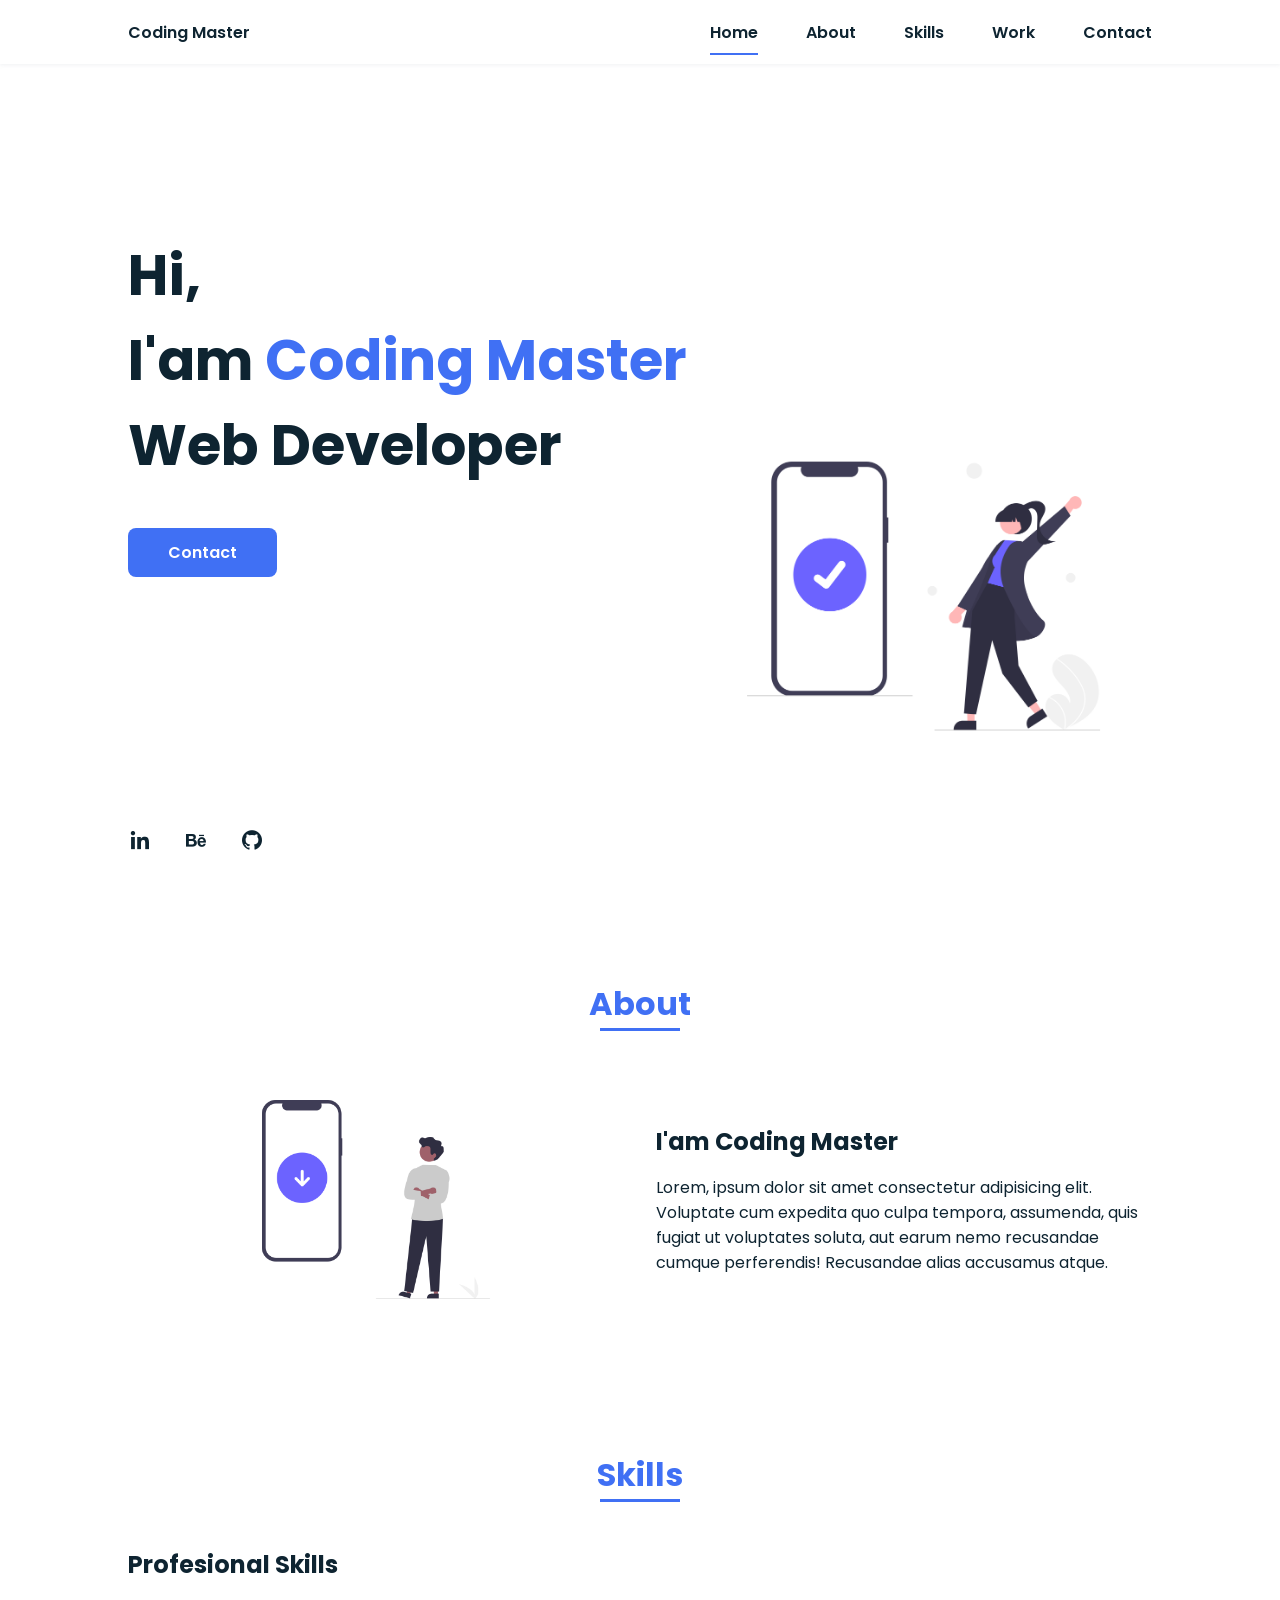
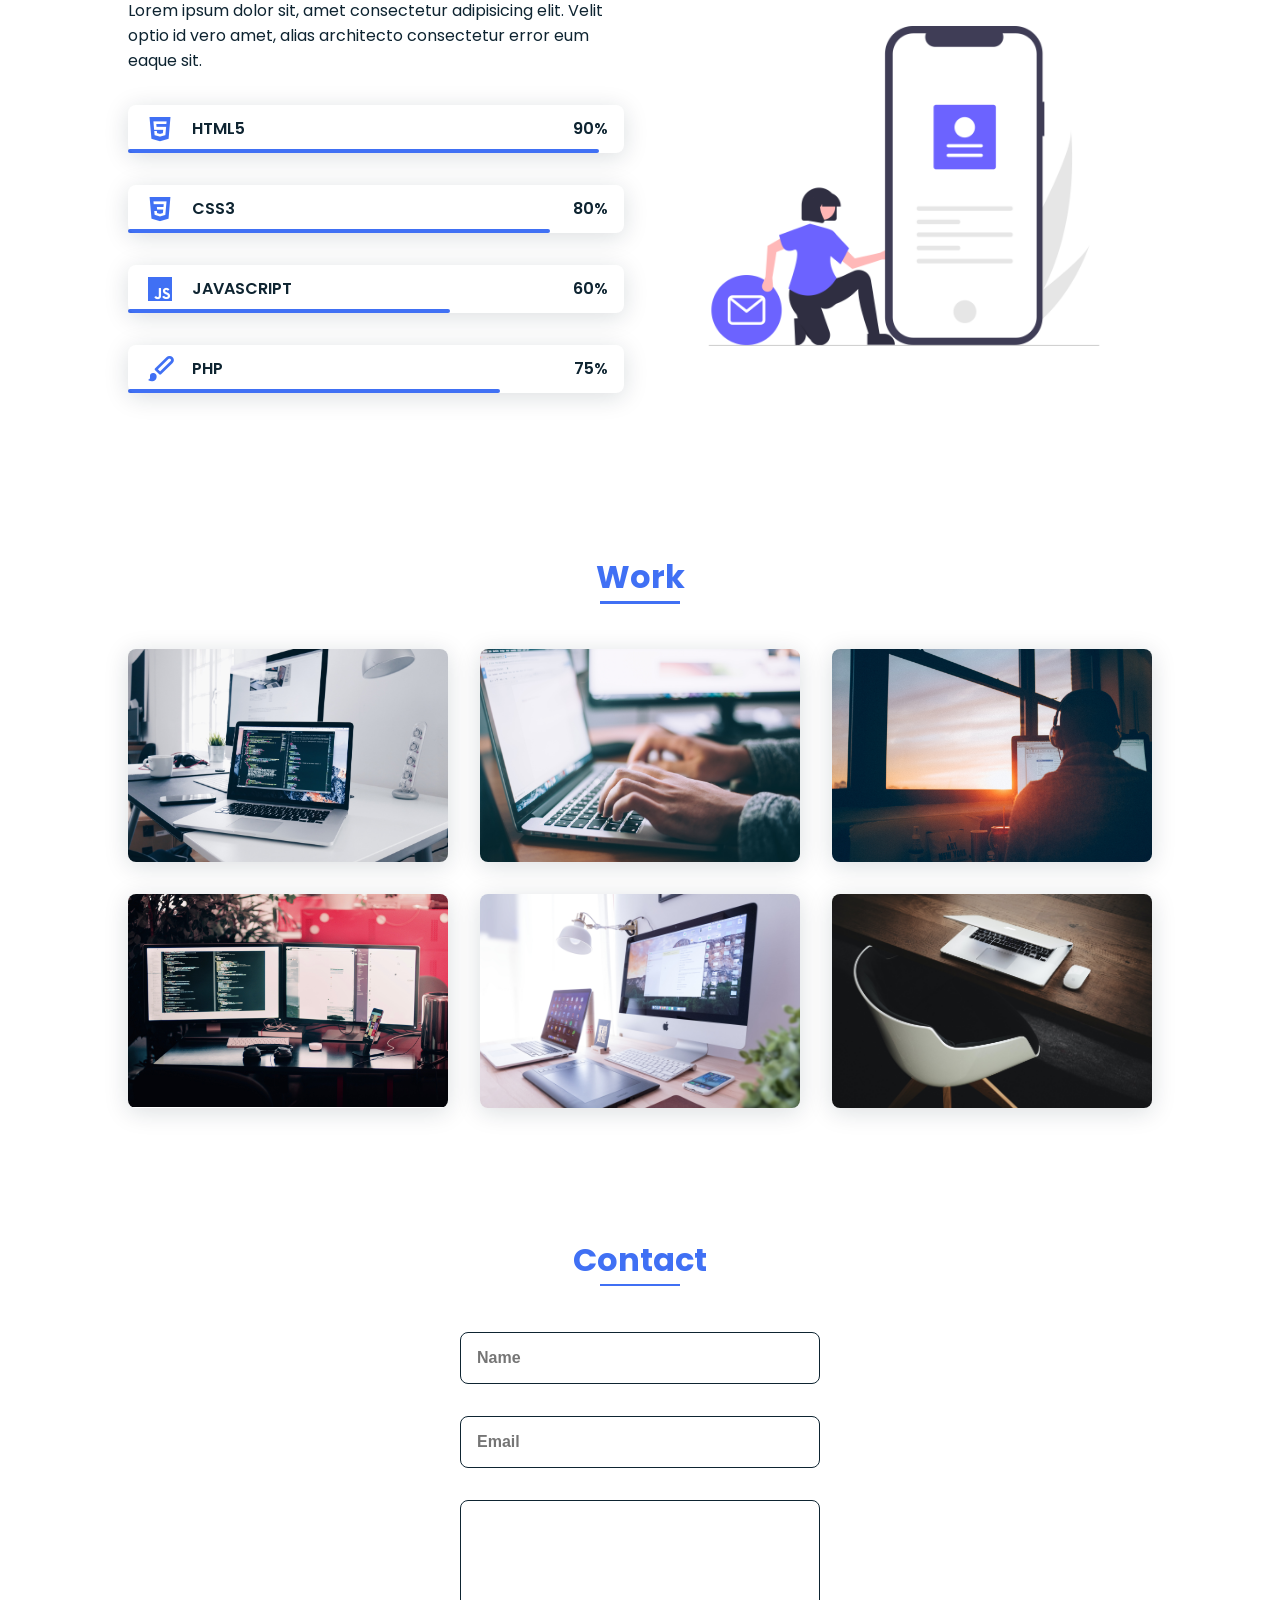
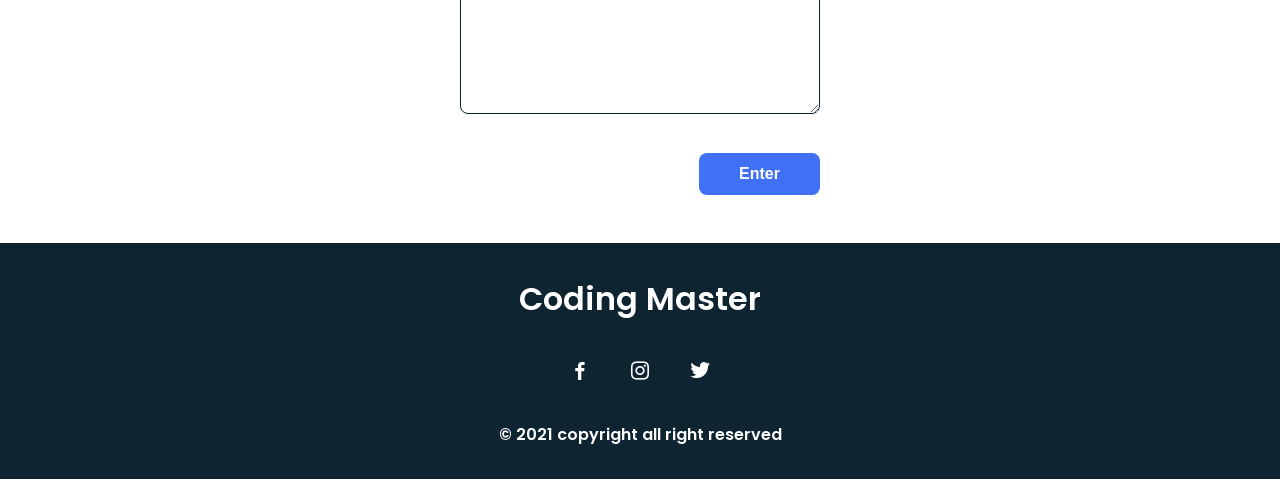
<file: Complete Portfolio Responsive Website Using HTML & CSS/index.html>
<!DOCTYPE html>
<html lang="en">
    <head>
        <meta charset="UTF-8">
        <meta name="viewport" content="width=device-width, initial-scale=1.0">
        <link rel="stylesheet" href="styles.css">
        <link href='https://cdn.jsdelivr.net/npm/boxicons@2.0.5/css/boxicons.min.css' rel='stylesheet'>

        <title>Complete Responsive Portfolio Website</title>
    </head>
    <body>

         <!-- HEADER -->
         <header class="l-header">
            <nav class="nav bd-grid">
                <div>
                    <a href="#" class="nav__logo">Coding Master</a>
                </div>

                <div class="nav__menu" id="nav-menu">
                    <ul class="nav__list">
                        <li class="nav__item"><a href="#home" class="nav__link active">Home</a></li>
                        <li class="nav__item"><a href="#about" class="nav__link">About</a></li>
                        <li class="nav__item"><a href="#skills" class="nav__link">Skills</a></li>
                        <li class="nav__item"><a href="#work" class="nav__link">Work</a></li>
                        <li class="nav__item"><a href="#contact" class="nav__link">Contact</a></li>
                    </ul>
                </div>

                <div class="nav__toggle" id="nav-toggle">
                    <i class='bx bx-menu'></i>
                </div>
            </nav>
        </header>

        <main class="l-main">
            <!--===== HOME =====-->
            <section class="home bd-grid" id="home">
                <div class="home__data">
                    <h1 class="home__title">Hi,<br>I'am <span class="home__title-color">Coding Master</span><br> Web Developer</h1>

                    <a href="#" class="button">Contact</a>
                </div>

                <div class="home__social">
                    <a href="" class="home__social-icon"><i class='bx bxl-linkedin'></i></a>
                    <a href="" class="home__social-icon"><i class='bx bxl-behance' ></i></a>
                    <a href="" class="home__social-icon"><i class='bx bxl-github' ></i></a>
                </div>

                <div class="home__img">    
                    <img src="img/profile.png" alt="">
                </div>
            </section>

            <!--===== ABOUT =====-->
            <section class="about section " id="about">
                <h2 class="section-title">About</h2>

                <div class="about__container bd-grid">
                    <div class="about__img">
                        <img src="img/about.png" alt="">
                    </div>
                    
                    <div>
                        <h2 class="about__subtitle">I'am Coding Master</h2>
                        <p class="about__text">Lorem, ipsum dolor sit amet consectetur adipisicing elit. Voluptate cum expedita quo culpa tempora, assumenda, quis fugiat ut voluptates soluta, aut earum nemo recusandae cumque perferendis! Recusandae alias accusamus atque.</p>           
                    </div>                                   
                </div>
            </section>

            <!--===== SKILLS =====-->
            <section class="skills section" id="skills">
                <h2 class="section-title">Skills</h2>

                <div class="skills__container bd-grid">          
                    <div>
                        <h2 class="skills__subtitle">Profesional Skills</h2>
                        <p class="skills__text">Lorem ipsum dolor sit, amet consectetur adipisicing elit. Velit optio id vero amet, alias architecto consectetur error eum eaque sit.</p>
                        <div class="skills__data">
                            <div class="skills__names">
                                <i class='bx bxl-html5 skills__icon'></i>
                                <span class="skills__name">HTML5</span>
                            </div>
                            <div class="skills__bar skills__html">

                            </div>
                            <div>
                                <span class="skills__percentage">90%</span>
                            </div>
                        </div>
                        <div class="skills__data">
                            <div class="skills__names">
                                <i class='bx bxl-css3 skills__icon'></i>
                                <span class="skills__name">CSS3</span>
                            </div>
                            <div class="skills__bar skills__css">
                                
                            </div>
                            <div>
                                <span class="skills__percentage">80%</span>
                            </div>
                        </div>
                        <div class="skills__data">
                            <div class="skills__names">
                                <i class='bx bxl-javascript skills__icon' ></i>
                                <span class="skills__name">JAVASCRIPT</span>
                            </div>
                            <div class="skills__bar skills__js">
                                
                            </div>
                            <div>
                                <span class="skills__percentage">60%</span>
                            </div>
                        </div>
                        <div class="skills__data">
                            <div class="skills__names">
                                <i class='bx bxs-paint skills__icon'></i>
                                <span class="skills__name">PHP</span>
                            </div>
                            <div class="skills__bar skills__ux">
                                
                            </div>
                            <div>
                                <span class="skills__percentage">75%</span>
                            </div>
                        </div>
                    </div>
                    
                    <div>              
                        <img src="img/skills.png" alt="" class="skills__img">
                    </div>
                </div>
            </section>

            <!--===== WORK =====-->
            <section class="work section" id="work">
                <h2 class="section-title">Work</h2>

                <div class="work__container bd-grid">
                    <div class="work__img">
                        <img src="img/1.jpg" alt="">
                    </div>
                    <div class="work__img">
                        <img src="img/2.jpg" alt="">
                    </div>
                    <div class="work__img">
                        <img src="img/3.jpg" alt="">
                    </div>
                    <div class="work__img">
                        <img src="img/4.jpg" alt="">
                    </div>
                    <div class="work__img">
                        <img src="img/5.jpg" alt="">
                    </div>
                    <div class="work__img">
                        <img src="img/6.jpg" alt="">
                    </div>
                </div>
            </section>

            <!--===== CONTACT =====-->
            <section class="contact section" id="contact">
                <h2 class="section-title">Contact</h2>

                <div class="contact__container bd-grid">
                    <form action="" class="contact__form">
                        <input type="text" placeholder="Name" class="contact__input">
                        <input type="mail" placeholder="Email" class="contact__input">
                        <textarea name="" id="" cols="0" rows="10" class="contact__input"></textarea>
                        <input type="button" value="Enter" class="contact__button button">
                    </form>
                </div>
            </section>
        </main>

        <!--===== FOOTER =====-->
        <footer class="footer">
            <p class="footer__title">Coding Master</p>
            <div class="footer__social">
                <a href="#" class="footer__icon"><i class='bx bxl-facebook' ></i></a>
                <a href="#" class="footer__icon"><i class='bx bxl-instagram' ></i></a>
                <a href="#" class="footer__icon"><i class='bx bxl-twitter' ></i></a>
            </div>
            <p>&#169; 2021 copyright all right reserved</p>
        </footer>
    </body>
</html>
</file>
<file: Complete Portfolio Responsive Website Using HTML & CSS/styles.css>
/*===== GOOGLE FONTS =====*/
@import url("https://fonts.googleapis.com/css2?family=Poppins:wght@400;600;700&display=swap");
/*===== VARIABLES CSS =====*/
:root{
  --header-height: 3rem;
  --font-semi: 600;
}

/*===== Colores =====*/
:root{
  --first-color: #4070F4;
  --second-color: #0E2431;
}

/*===== Fuente y tipografia =====*/
:root{
  --body-font: 'Poppins', sans-serif;
  --big-font-size: 2rem;
  --h2-font-size: 1.25rem;
  --normal-font-size: 0.938rem;
}
@media screen and (min-width: 768px){
  :root{
    --big-font-size: 3.5rem;
    --h2-font-size: 2rem;
    --normal-font-size: 1rem;
  }
}

/*===== Margenes =====*/
:root{
  --mb-1: 0.5rem;
  --mb-2: 1rem;
  --mb-3: 1.5rem;
  --mb-4: 2rem;
  --mb-5: 2.5rem;
  --mb-6: 3rem;
}

/*===== z index =====*/
:root{
  --z-back: -10;
  --z-normal: 1;
  --z-tooltip: 10;
  --z-fixed: 100;
}

/*===== BASE =====*/
*,::before,::after{
  box-sizing: border-box;
}
html{
  scroll-behavior: smooth;
}
body{
  margin: var(--header-height) 0 0 0;
  font-family: var(--body-font);
  font-size: var(--normal-font-size);
  color: var(--second-color);
}
h1,h2,p{
  margin: 0;
}
ul{
  margin: 0;
  padding: 0;
  list-style: none;
}
a{
  text-decoration: none;
}
img{
  max-width: 100%;
  height: auto;
  display: block;
}

/*===== CLASS CSS ===== */
.section-title{
  position: relative;
  font-size: var(--h2-font-size);
  color: var(--first-color);
  margin-top: var(--mb-2);
  margin-bottom: var(--mb-4);
  text-align: center;
}
.section-title::after{
  position: absolute;
  content: "";
  width: 64px;
  height: 0.18rem;
  left: 0;
  right: 0;
  margin: auto;
  top: 2rem;
  background-color: var(--first-color);
}
.section{
  padding-top: 3rem;
  padding-bottom: 2rem;
}

/*===== LAYOUT =====*/
.bd-grid{
  max-width: 1024px;
  display: grid;
  grid-template-columns: 100%;
  grid-column-gap: 2rem;
  width: calc(100% - 2rem);
  margin-left: var(--mb-2);
  margin-right: var(--mb-2);
}
.l-header{
  width: 100%;
  position: fixed;
  top: 0;
  left: 0;
  z-index: var(--z-fixed);
  background-color: #fff;
  box-shadow: 0 1px 4px rgba(146,161,176,.15);
}

/*===== NAV =====*/
.nav{
  height: var(--header-height);
  display: flex;
  justify-content: space-between;
  align-items: center;
  font-weight: var(--font-semi);
}
@media screen and (max-width: 768px){
  .nav__menu{
    position: fixed;
    top: var(--header-height);
    right: -100%;
    width: 80%;
    height: 100%;
    padding: 2rem;
    background-color: var(--second-color);
    transition: .5s;
  }
}
.nav__item{
  margin-bottom: var(--mb-4);
}
.nav__link{
  position: relative;
  color: #fff;
}
.nav__link:hover{
  position: relative;
}
.nav__link:hover::after{
  position: absolute;
  content: "";
  width: 100%;
  height: 0.18rem;
  left: 0;
  top: 2rem;
  background-color: var(--first-color);
}
.nav__logo{
  color: var(--second-color);
}
.nav__toggle{
  color: var(--second-color);
  font-size: 1.5rem;
  cursor: pointer;
}

/*Active menu*/
.active::after{
  position: absolute;
  content: "";
  width: 100%;
  height: 0.18rem;
  left: 0;
  top: 2rem;
  background-color: var(--first-color);
}

/*=== Show menu ===*/
.show{
  right: 0;
}

/*===== HOME =====*/
.home{
  height: calc(100vh - 3rem);
  row-gap: 1rem;
}
.home__data{
  align-self: center;
}
.home__title{
  font-size: var(--big-font-size);
  margin-bottom: var(--mb-5);
}
.home__title-color{
  color: var(--first-color);
}
.home__social{
  display: flex;
  flex-direction: column;
}
.home__social-icon{
  width: max-content;
  margin-bottom: var(--mb-2);
  font-size: 1.5rem;
  color: var(--second-color);
}
.home__social-icon:hover{
  color: var(--first-color);
}
.home__img{
  position: absolute;
  right: 0;
  bottom: 0;
  width: 295px;
}

/*BUTTONS*/
.button{
  display: inline-block;
  background-color: var(--first-color);
  color: #fff;
  padding: .75rem 2.5rem;
  font-weight: var(--font-semi);
  border-radius: .5rem;
}
.button:hover{
  box-shadow: 0 10px 36px rgba(0,0,0,.15);
}

/* ===== ABOUT =====*/
.about__container{
  row-gap: 2rem;
  text-align: center;
}
.about__subtitle{
  margin-bottom: var(--mb-2);
}
.about__img{
  justify-self: center;
}
.about__img img{
  width: 200px;
  border-radius: .5rem;
}

/* ===== SKILLS =====*/
.skills__container{
  row-gap: 2rem;
  text-align: center;
}
.skills__subtitle{
  margin-bottom: var(--mb-2);
}
.skills__text{
  margin-bottom: var(--mb-4);
}
.skills__data{
  display: flex;
  justify-content: space-between;
  align-items: center;
  position: relative;
  font-weight: var(--font-semi);
  padding: .5rem 1rem;
  margin-bottom: var(--mb-4);
  border-radius: .5rem;
  box-shadow: 0 4px 25px rgba(14,36,49,.15);
}
.skills__icon{
  font-size: 2rem;
  margin-right: var(--mb-2);
  color: var(--first-color);
}
.skills__names{
  display: flex;
  align-items: center;
}
.skills__bar{
  position: absolute;
  left: 0;
  bottom: 0;
  background-color: var(--first-color);
  height: .25rem;
  border-radius: .5rem;
  z-index: var(--z-back);
}
.skills__html{
  width: 95%;
}
.skills__css{
  width: 85%;
}
.skills__js{
  width: 65%;
}
.skills__ux{
  width: 75%;
}
.skills__img{
  border-radius: .5rem;
}

/* ===== WORK =====*/
.work__container{
  row-gap: 2rem;
}
.work__img{
  box-shadow: 0 4px 25px rgba(14,36,49,.15);
  border-radius: .5rem;
  overflow: hidden;
}
.work__img img{
  transition: 1s;
  cursor: pointer;
}
.work__img img:hover{
  transform: scale(1.1);
}

/* ===== CONTACT =====*/
.contact__input{
  width: 100%;
  font-size: var(--normal-font-size);
  font-weight: var(--font-semi);
  padding: 1rem;
  border-radius: .5rem;
  border: 1.5px solid var(--second-color);
  outline: none;
  margin-bottom: var(--mb-4);
}
.contact__button{
  display: block;
  border: none;
  outline: none;
  font-size: var(--normal-font-size);
  cursor: pointer;
  margin-left: auto;
}

/* ===== FOOTER =====*/
.footer{
  background-color: var(--second-color);
  color: #fff;
  text-align: center;
  font-weight: var(--font-semi);
  padding: 2rem 0;
}
.footer__title{
  font-size: 2rem;
  margin-bottom: var(--mb-4);
}
.footer__social{
  margin-bottom: var(--mb-4);
}
.footer__icon{
  font-size: 1.5rem;
  color: #fff;
  margin: 0 var(--mb-2)
}

/* ===== MEDIA QUERIES=====*/
@media screen and (min-width: 768px){
  body{
    margin: 0;
  }
  .section{
    padding-top: 4rem;
    padding-bottom: 3rem;
  }
  .section-title{
    margin-bottom: var(--mb-6);
  }
  .section-title::after{
    width: 80px;
    top: 3rem;
  }

  .nav{
    height: calc(var(--header-height) + 1rem);
  }
  .nav__list{
    display: flex;
    padding-top: 0;
  }
  .nav__item{
    margin-left: var(--mb-6);
    margin-bottom: 0;
  }
  .nav__toggle{
    display: none;
  }
  .nav__link{
    color: var(--second-color);
  }

  .home{
    height: 100vh;
  }
  .home__data{
    align-self: flex-end;
  }
  .home__social{
    padding-top: 0;
    padding-bottom: 2.5rem;
    flex-direction: row;
    align-self: flex-end;
  }
  .home__social-icon{
    margin-bottom: 0;
    margin-right: var(--mb-4);
  }
  .home__img{
    width: 457px;
    bottom: 15%;
  }

  .about__container, .skills__container{
    grid-template-columns: repeat(2,1fr);
    align-items: center;
    text-align: initial;
  }
  .about__img img{
    width: 300px;
  }
  .work__container{
    grid-template-columns: repeat(3, 1fr);
    grid-template-rows: repeat(2,1fr);
    column-gap: 2rem;
  }
  .contact__form{
    width: 360px;
  }
  .contact__container{
    justify-items: center;
  }
}

@media screen and (min-width: 1024px) {
  .bd-grid {
    margin-left: auto;
    margin-right: auto;
  }
  .home__img {
    right: 10%;
  }
}
</file>
